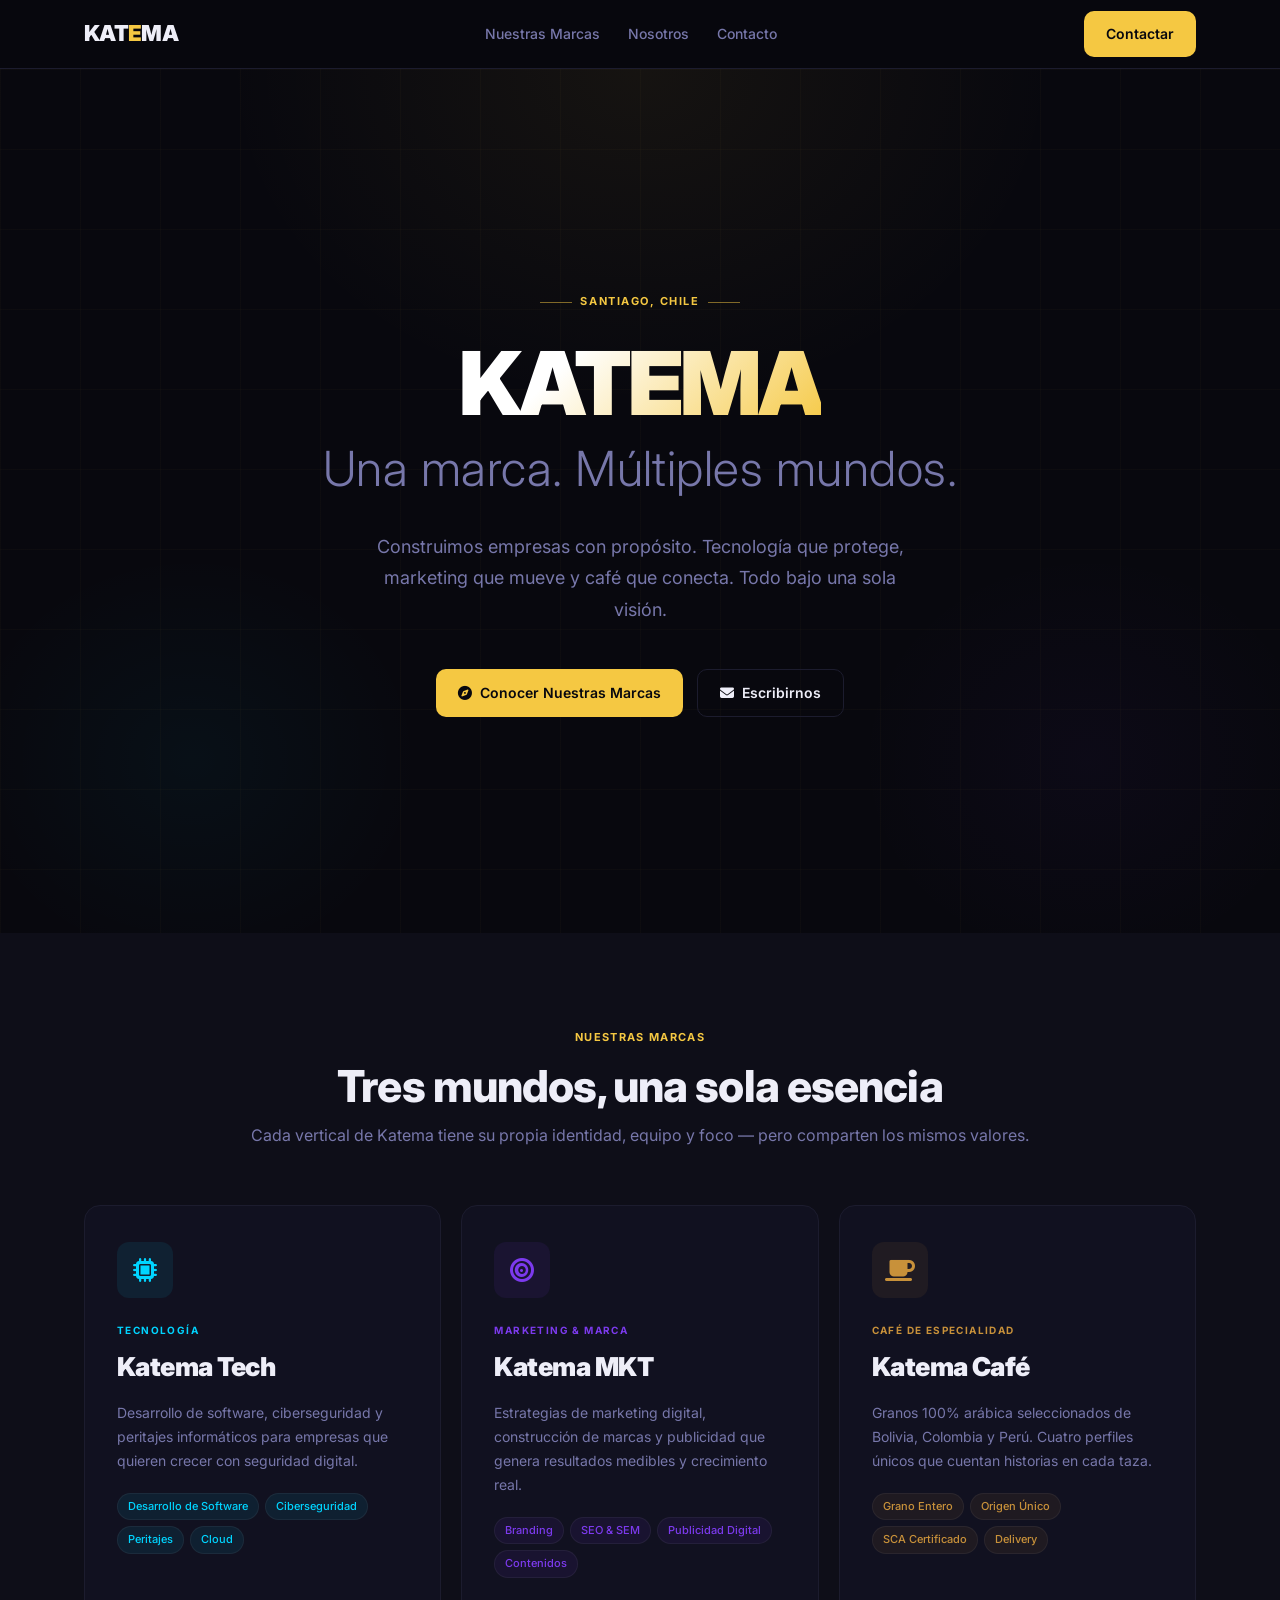
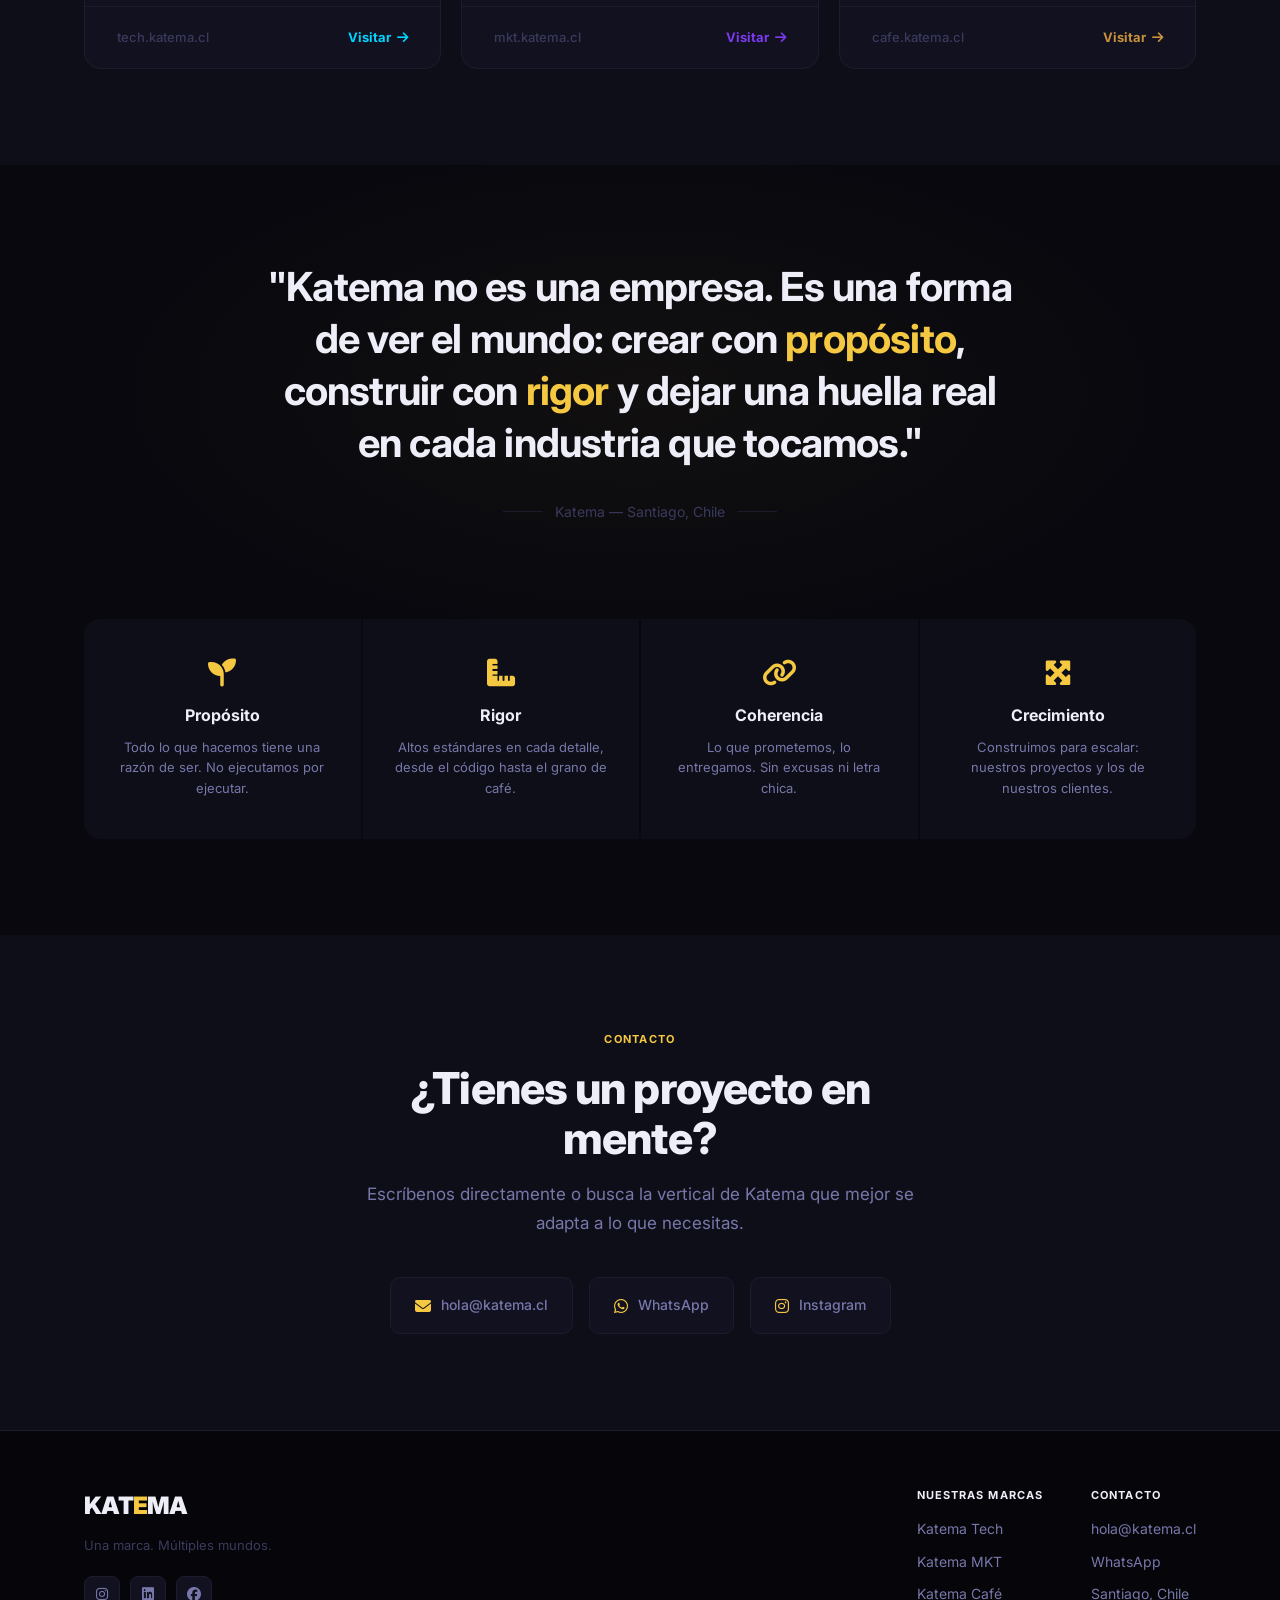
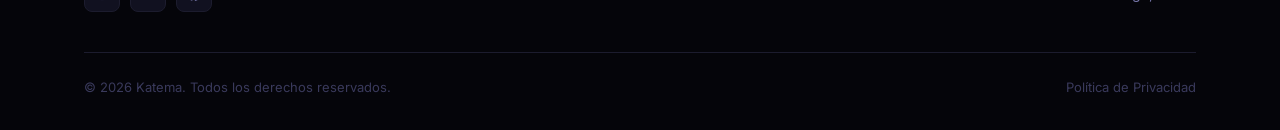
<file: Index.html>
<!DOCTYPE html>
<html lang="es">
<head>
    <meta charset="UTF-8">
    <meta name="viewport" content="width=device-width, initial-scale=1.0">
    <title>Katema | Tecnología, Marketing y Café — Una sola marca</title>
    <meta name="description" content="Katema es una marca que crea empresas. Tecnología, marketing digital y café de especialidad bajo una misma visión: construir con propósito.">
    <meta name="keywords" content="Katema, tecnología, marketing digital, café especialidad, Chile, marca">

    <meta property="og:title" content="Katema | Una marca, múltiples mundos">
    <meta property="og:description" content="Tecnología, marketing y café bajo una sola visión.">
    <meta property="og:type" content="website">
    <meta property="og:url" content="https://katema.cl">

    <link href="https://fonts.googleapis.com/css2?family=Inter:wght@300;400;500;600;700;800;900&display=swap" rel="stylesheet">
    <link href="https://cdnjs.cloudflare.com/ajax/libs/font-awesome/6.4.0/css/all.min.css" rel="stylesheet">

    <style>
        *, *::before, *::after { box-sizing: border-box; margin: 0; padding: 0; }

        :root {
            --bg:       #08080E;
            --bg-2:     #0E0E18;
            --bg-card:  #111120;
            --border:   #1C1C2E;
            --yellow:   #F5C842;
            --yellow-dim: rgba(245,200,66,0.08);
            --yellow-mid: rgba(245,200,66,0.2);
            --text-1:   #EEEEF8;
            --text-2:   #7777AA;
            --text-3:   #3A3A5C;

            /* sub-brand accents */
            --tech:     #00D4FF;
            --tech-dim: rgba(0,212,255,0.08);
            --mkt:      #7C3AED;
            --mkt-dim:  rgba(124,58,237,0.08);
            --cafe:     #C8913A;
            --cafe-dim: rgba(200,145,58,0.08);

            --radius:   16px;
            --radius-sm:10px;
        }

        html { scroll-behavior: smooth; }
        body {
            font-family: 'Inter', sans-serif;
            background: var(--bg);
            color: var(--text-1);
            overflow-x: hidden;
            line-height: 1.6;
        }
        a { text-decoration: none; color: inherit; }
        ul { list-style: none; }

        .container { max-width: 1160px; margin: 0 auto; padding: 0 24px; position: relative; z-index: 1; }
        .section { padding: 96px 0; }

        /* ─── Header ─── */
        .site-header {
            position: sticky; top: 0; z-index: 100;
            background: rgba(8,8,14,0.9); backdrop-filter: blur(16px);
            border-bottom: 1px solid var(--border);
        }
        .header-inner {
            display: flex; align-items: center;
            justify-content: space-between; height: 68px;
        }
        .brand-logo {
            font-size: 22px; font-weight: 900;
            letter-spacing: -0.03em; color: var(--text-1);
        }
        .brand-logo span { color: var(--yellow); }
        .nav-links { display: flex; gap: 28px; }
        .nav-links a { font-size: 14px; color: var(--text-2); font-weight: 500; transition: color 0.2s; }
        .nav-links a:hover { color: var(--text-1); }
        .btn {
            display: inline-flex; align-items: center; gap: 8px;
            padding: 12px 22px; border-radius: var(--radius-sm);
            font-size: 14px; font-weight: 600; cursor: pointer;
            transition: all 0.2s; border: none; font-family: 'Inter', sans-serif;
        }
        .btn-yellow { background: var(--yellow); color: #08080E; }
        .btn-yellow:hover { background: #e6b800; transform: translateY(-2px); box-shadow: 0 8px 24px rgba(245,200,66,0.3); }
        .btn-border { background: transparent; color: var(--text-1); border: 1.5px solid var(--border); }
        .btn-border:hover { border-color: var(--yellow); color: var(--yellow); }

        /* ─── Hero ─── */
        .hero {
            min-height: 96vh; display: flex;
            align-items: center; padding: 80px 0;
            position: relative; overflow: hidden;
        }
        .hero-bg {
            position: absolute; inset: 0; pointer-events: none;
            background:
                radial-gradient(ellipse 50% 60% at 50% 0%, rgba(245,200,66,0.06) 0%, transparent 65%),
                radial-gradient(ellipse 30% 40% at 15% 80%, rgba(0,212,255,0.04) 0%, transparent 60%),
                radial-gradient(ellipse 30% 40% at 85% 80%, rgba(124,58,237,0.04) 0%, transparent 60%);
        }
        /* Subtle grid */
        .hero-bg::after {
            content: '';
            position: absolute; inset: 0;
            background-image:
                linear-gradient(rgba(245,200,66,0.025) 1px, transparent 1px),
                linear-gradient(90deg, rgba(245,200,66,0.025) 1px, transparent 1px);
            background-size: 80px 80px;
        }
        .hero-content { text-align: center; max-width: 820px; margin: 0 auto; position: relative; z-index: 1; }
        .hero-eyebrow {
            display: inline-flex; align-items: center; gap: 8px;
            font-size: 11px; font-weight: 700; letter-spacing: 0.14em;
            text-transform: uppercase; color: var(--yellow);
            margin-bottom: 28px;
        }
        .hero-eyebrow::before, .hero-eyebrow::after {
            content: ''; display: block; width: 32px; height: 1px; background: var(--yellow); opacity: 0.5;
        }
        .hero-title {
            font-size: clamp(44px, 7vw, 88px);
            font-weight: 900; letter-spacing: -0.04em;
            line-height: 1.0; margin-bottom: 28px;
        }
        .hero-title .name {
            background: linear-gradient(135deg, #fff 30%, var(--yellow) 100%);
            -webkit-background-clip: text; -webkit-text-fill-color: transparent;
            background-clip: text;
        }
        .hero-title .sub {
            font-size: 0.55em; display: block;
            font-weight: 300; letter-spacing: 0.01em;
            color: var(--text-2); -webkit-text-fill-color: var(--text-2);
            margin-top: 8px; line-height: 1.4;
        }
        .hero-desc {
            font-size: 18px; color: var(--text-2);
            max-width: 560px; margin: 0 auto 44px; line-height: 1.75;
        }
        .hero-actions { display: flex; gap: 14px; justify-content: center; flex-wrap: wrap; }

        /* ─── Brand cards / Verticales ─── */
        .brands-section { background: var(--bg-2); }
        .brands-header { text-align: center; margin-bottom: 56px; }
        .section-eyebrow {
            font-size: 11px; font-weight: 700; letter-spacing: 0.12em;
            text-transform: uppercase; color: var(--yellow);
            margin-bottom: 14px;
        }
        .section-title {
            font-size: clamp(28px, 4vw, 44px);
            font-weight: 800; letter-spacing: -0.02em; line-height: 1.15;
        }
        .section-sub { font-size: 16px; color: var(--text-2); margin-top: 12px; }

        .brands-grid { display: grid; grid-template-columns: repeat(3, 1fr); gap: 20px; }

        .brand-card {
            background: var(--bg-card); border: 1px solid var(--border);
            border-radius: var(--radius); overflow: hidden;
            transition: all 0.3s; display: flex; flex-direction: column;
            position: relative;
        }
        .brand-card:hover { transform: translateY(-6px); box-shadow: 0 24px 64px rgba(0,0,0,0.5); }
        .brand-card::before {
            content: ''; position: absolute;
            top: 0; left: 0; right: 0; height: 3px;
            opacity: 0; transition: opacity 0.3s;
        }
        .brand-card:hover::before { opacity: 1; }

        /* Per-brand colors */
        .card-tech { --accent: var(--tech); --accent-dim: var(--tech-dim); }
        .card-tech::before { background: linear-gradient(90deg, var(--tech), transparent); }
        .card-tech:hover { border-color: rgba(0,212,255,0.25); }

        .card-mkt { --accent: var(--mkt); --accent-dim: var(--mkt-dim); }
        .card-mkt::before { background: linear-gradient(90deg, var(--mkt), transparent); }
        .card-mkt:hover { border-color: rgba(124,58,237,0.25); }

        .card-cafe { --accent: var(--cafe); --accent-dim: var(--cafe-dim); }
        .card-cafe::before { background: linear-gradient(90deg, var(--cafe), transparent); }
        .card-cafe:hover { border-color: rgba(200,145,58,0.25); }

        .brand-card-top {
            padding: 36px 32px 28px;
            border-bottom: 1px solid var(--border); flex: 1;
        }
        .brand-icon {
            width: 56px; height: 56px; border-radius: 12px;
            display: flex; align-items: center; justify-content: center;
            font-size: 24px; margin-bottom: 24px;
            background: var(--accent-dim); color: var(--accent);
        }
        .brand-label {
            font-size: 10px; font-weight: 700; letter-spacing: 0.14em;
            text-transform: uppercase; color: var(--accent); margin-bottom: 8px;
        }
        .brand-name {
            font-size: 26px; font-weight: 900; letter-spacing: -0.02em;
            margin-bottom: 14px;
        }
        .brand-desc { font-size: 14px; color: var(--text-2); line-height: 1.7; margin-bottom: 20px; }
        .brand-tags { display: flex; flex-wrap: wrap; gap: 6px; }
        .btag {
            font-size: 11px; padding: 4px 10px;
            border-radius: 999px; font-weight: 500;
            background: var(--accent-dim);
            color: var(--accent);
            border: 1px solid rgba(255,255,255,0.05);
        }
        .brand-card-cta {
            padding: 20px 32px;
            display: flex; align-items: center; justify-content: space-between;
        }
        .brand-url { font-size: 13px; color: var(--text-3); font-weight: 500; }
        .brand-link {
            display: inline-flex; align-items: center; gap: 6px;
            font-size: 13px; font-weight: 700; color: var(--accent);
            transition: gap 0.2s;
        }
        .brand-link:hover { gap: 10px; }

        /* ─── Manifiesto ─── */
        .manifesto {
            text-align: center; position: relative; overflow: hidden;
        }
        .manifesto-bg {
            position: absolute; inset: 0; pointer-events: none;
            background: radial-gradient(ellipse 60% 80% at 50% 50%, rgba(245,200,66,0.04) 0%, transparent 70%);
        }
        .manifesto-quote {
            font-size: clamp(24px, 3.5vw, 40px);
            font-weight: 700; letter-spacing: -0.02em;
            line-height: 1.3; max-width: 760px; margin: 0 auto;
            color: var(--text-1);
        }
        .manifesto-quote em { color: var(--yellow); font-style: normal; }
        .manifesto-author {
            margin-top: 32px; font-size: 14px; color: var(--text-3);
            display: flex; align-items: center; justify-content: center; gap: 12px;
        }
        .manifesto-author::before, .manifesto-author::after {
            content: ''; display: block; width: 40px; height: 1px; background: var(--border);
        }

        /* ─── Valores ─── */
        .values-grid { display: grid; grid-template-columns: repeat(4, 1fr); gap: 2px; }
        .value-block {
            background: var(--bg-2); padding: 40px 28px;
            text-align: center;
        }
        .value-block:first-child { border-radius: var(--radius) 0 0 var(--radius); }
        .value-block:last-child { border-radius: 0 var(--radius) var(--radius) 0; }
        .value-icon {
            font-size: 28px; color: var(--yellow);
            margin-bottom: 16px; display: block;
        }
        .value-name { font-size: 16px; font-weight: 700; margin-bottom: 8px; }
        .value-text { font-size: 13px; color: var(--text-2); line-height: 1.6; }

        /* ─── Contacto ─── */
        .contact-inner {
            max-width: 600px; margin: 0 auto; text-align: center;
        }
        .contact-desc { font-size: 17px; color: var(--text-2); margin: 16px 0 40px; line-height: 1.7; }
        .contact-links { display: flex; gap: 16px; justify-content: center; flex-wrap: wrap; }
        .contact-link {
            display: flex; align-items: center; gap: 10px;
            padding: 16px 24px; background: var(--bg-card);
            border: 1px solid var(--border); border-radius: var(--radius-sm);
            font-size: 14px; font-weight: 500; color: var(--text-2);
            transition: all 0.2s;
        }
        .contact-link i { color: var(--yellow); font-size: 16px; }
        .contact-link:hover { border-color: var(--yellow); color: var(--text-1); transform: translateY(-2px); }

        /* ─── Footer ─── */
        .site-footer {
            background: #05050A; border-top: 1px solid var(--border);
            padding: 56px 0 32px;
        }
        .footer-inner {
            display: flex; align-items: flex-start;
            justify-content: space-between; gap: 48px;
            margin-bottom: 40px; flex-wrap: wrap;
        }
        .footer-brand-name { font-size: 24px; font-weight: 900; letter-spacing: -0.03em; margin-bottom: 10px; }
        .footer-brand-name span { color: var(--yellow); }
        .footer-tagline { font-size: 13px; color: var(--text-3); margin-bottom: 20px; }
        .social-links { display: flex; gap: 10px; }
        .social-link {
            width: 36px; height: 36px; background: var(--bg-card);
            border: 1px solid var(--border); border-radius: 8px;
            display: flex; align-items: center; justify-content: center;
            font-size: 14px; color: var(--text-2); transition: all 0.2s;
        }
        .social-link:hover { border-color: var(--yellow); color: var(--yellow); }
        .footer-nav { display: flex; gap: 48px; }
        .footer-col-title { font-size: 11px; text-transform: uppercase; letter-spacing: 0.1em; color: var(--text-1); font-weight: 700; margin-bottom: 14px; }
        .footer-links { display: flex; flex-direction: column; gap: 10px; }
        .footer-links a { font-size: 14px; color: var(--text-2); transition: color 0.2s; }
        .footer-links a:hover { color: var(--yellow); }
        .footer-bottom {
            border-top: 1px solid var(--border); padding-top: 24px;
            display: flex; justify-content: space-between;
            align-items: center; flex-wrap: wrap; gap: 12px;
        }
        .footer-copy { font-size: 13px; color: var(--text-3); }

        /* ─── Responsive ─── */
        @media (max-width: 900px) {
            .brands-grid { grid-template-columns: 1fr; }
            .values-grid { grid-template-columns: 1fr 1fr; }
            .value-block:first-child { border-radius: var(--radius) var(--radius) 0 0; }
            .value-block:last-child { border-radius: 0 0 var(--radius) var(--radius); }
            .footer-inner { flex-direction: column; }
            .footer-nav { flex-wrap: wrap; gap: 32px; }
            .nav-links { display: none; }
        }
        @media (max-width: 600px) {
            .section { padding: 64px 0; }
            .values-grid { grid-template-columns: 1fr; }
            .value-block:first-child { border-radius: var(--radius) var(--radius) 0 0; }
            .hero-title .sub { font-size: 0.45em; }
        }
    </style>
</head>
<body>

<!-- ─── Header ─── -->
<header class="site-header">
    <div class="container">
        <div class="header-inner">
            <a href="#inicio" class="brand-logo">KAT<span>E</span>MA</a>
            <nav class="nav-links">
                <a href="#verticales">Nuestras Marcas</a>
                <a href="#nosotros">Nosotros</a>
                <a href="#contacto">Contacto</a>
            </nav>
            <a href="#contacto" class="btn btn-yellow">Contactar</a>
        </div>
    </div>
</header>

<!-- ─── Hero ─── -->
<section class="hero" id="inicio">
    <div class="hero-bg"></div>
    <div class="container">
        <div class="hero-content">
            <div class="hero-eyebrow">Santiago, Chile</div>
            <h1 class="hero-title">
                <span class="name">KATEMA</span>
                <span class="sub">Una marca. Múltiples mundos.</span>
            </h1>
            <p class="hero-desc">
                Construimos empresas con propósito. Tecnología que protege, marketing que mueve y café que conecta. Todo bajo una sola visión.
            </p>
            <div class="hero-actions">
                <a href="#verticales" class="btn btn-yellow">
                    <i class="fas fa-compass"></i> Conocer Nuestras Marcas
                </a>
                <a href="#contacto" class="btn btn-border">
                    <i class="fas fa-envelope"></i> Escribirnos
                </a>
            </div>
        </div>
    </div>
</section>

<!-- ─── Verticales ─── -->
<section class="section brands-section" id="verticales">
    <div class="container">
        <div class="brands-header">
            <div class="section-eyebrow">Nuestras Marcas</div>
            <h2 class="section-title">Tres mundos, una sola esencia</h2>
            <p class="section-sub">Cada vertical de Katema tiene su propia identidad, equipo y foco — pero comparten los mismos valores.</p>
        </div>
        <div class="brands-grid">

            <!-- Tech -->
            <div class="brand-card card-tech">
                <div class="brand-card-top">
                    <div class="brand-icon"><i class="fas fa-microchip"></i></div>
                    <div class="brand-label">Tecnología</div>
                    <div class="brand-name">Katema Tech</div>
                    <p class="brand-desc">Desarrollo de software, ciberseguridad y peritajes informáticos para empresas que quieren crecer con seguridad digital.</p>
                    <div class="brand-tags">
                        <span class="btag">Desarrollo de Software</span>
                        <span class="btag">Ciberseguridad</span>
                        <span class="btag">Peritajes</span>
                        <span class="btag">Cloud</span>
                    </div>
                </div>
                <div class="brand-card-cta">
                    <span class="brand-url">tech.katema.cl</span>
                    <a href="https://tech.katema.cl" class="brand-link" target="_blank">
                        Visitar <i class="fas fa-arrow-right"></i>
                    </a>
                </div>
            </div>

            <!-- MKT -->
            <div class="brand-card card-mkt">
                <div class="brand-card-top">
                    <div class="brand-icon"><i class="fas fa-bullseye"></i></div>
                    <div class="brand-label">Marketing & Marca</div>
                    <div class="brand-name">Katema MKT</div>
                    <p class="brand-desc">Estrategias de marketing digital, construcción de marcas y publicidad que genera resultados medibles y crecimiento real.</p>
                    <div class="brand-tags">
                        <span class="btag">Branding</span>
                        <span class="btag">SEO & SEM</span>
                        <span class="btag">Publicidad Digital</span>
                        <span class="btag">Contenidos</span>
                    </div>
                </div>
                <div class="brand-card-cta">
                    <span class="brand-url">mkt.katema.cl</span>
                    <a href="https://mkt.katema.cl" class="brand-link" target="_blank">
                        Visitar <i class="fas fa-arrow-right"></i>
                    </a>
                </div>
            </div>

            <!-- Café -->
            <div class="brand-card card-cafe">
                <div class="brand-card-top">
                    <div class="brand-icon"><i class="fas fa-coffee"></i></div>
                    <div class="brand-label">Café de Especialidad</div>
                    <div class="brand-name">Katema Café</div>
                    <p class="brand-desc">Granos 100% arábica seleccionados de Bolivia, Colombia y Perú. Cuatro perfiles únicos que cuentan historias en cada taza.</p>
                    <div class="brand-tags">
                        <span class="btag">Grano Entero</span>
                        <span class="btag">Origen Único</span>
                        <span class="btag">SCA Certificado</span>
                        <span class="btag">Delivery</span>
                    </div>
                </div>
                <div class="brand-card-cta">
                    <span class="brand-url">cafe.katema.cl</span>
                    <a href="https://cafe.katema.cl" class="brand-link" target="_blank">
                        Visitar <i class="fas fa-arrow-right"></i>
                    </a>
                </div>
            </div>

        </div>
    </div>
</section>

<!-- ─── Manifiesto ─── -->
<section class="section manifesto" id="nosotros">
    <div class="manifesto-bg"></div>
    <div class="container">
        <p class="manifesto-quote">
            "Katema no es una empresa. Es una forma de ver el mundo: crear con <em>propósito</em>, construir con <em>rigor</em> y dejar una huella real en cada industria que tocamos."
        </p>
        <div class="manifesto-author">Katema — Santiago, Chile</div>
    </div>
</section>

<!-- ─── Valores ─── -->
<section class="section" style="padding-top:0;">
    <div class="container">
        <div class="values-grid">
            <div class="value-block">
                <i class="value-icon fas fa-seedling"></i>
                <div class="value-name">Propósito</div>
                <p class="value-text">Todo lo que hacemos tiene una razón de ser. No ejecutamos por ejecutar.</p>
            </div>
            <div class="value-block">
                <i class="value-icon fas fa-ruler-combined"></i>
                <div class="value-name">Rigor</div>
                <p class="value-text">Altos estándares en cada detalle, desde el código hasta el grano de café.</p>
            </div>
            <div class="value-block">
                <i class="value-icon fas fa-link"></i>
                <div class="value-name">Coherencia</div>
                <p class="value-text">Lo que prometemos, lo entregamos. Sin excusas ni letra chica.</p>
            </div>
            <div class="value-block">
                <i class="value-icon fas fa-expand-arrows-alt"></i>
                <div class="value-name">Crecimiento</div>
                <p class="value-text">Construimos para escalar: nuestros proyectos y los de nuestros clientes.</p>
            </div>
        </div>
    </div>
</section>

<!-- ─── Contacto ─── -->
<section class="section" id="contacto" style="background: var(--bg-2);">
    <div class="container">
        <div class="contact-inner">
            <div class="section-eyebrow" style="text-align:center;">Contacto</div>
            <h2 class="section-title" style="text-align:center; margin-top:8px;">¿Tienes un proyecto en mente?</h2>
            <p class="contact-desc">Escríbenos directamente o busca la vertical de Katema que mejor se adapta a lo que necesitas.</p>
            <div class="contact-links">
                <a href="mailto:hola@katema.cl" class="contact-link">
                    <i class="fas fa-envelope"></i> hola@katema.cl
                </a>
                <a href="https://wa.me/56912345678" target="_blank" class="contact-link">
                    <i class="fab fa-whatsapp"></i> WhatsApp
                </a>
                <a href="https://instagram.com/katema" target="_blank" class="contact-link">
                    <i class="fab fa-instagram"></i> Instagram
                </a>
            </div>
        </div>
    </div>
</section>

<!-- ─── Footer ─── -->
<footer class="site-footer">
    <div class="container">
        <div class="footer-inner">
            <div>
                <div class="footer-brand-name">KAT<span>E</span>MA</div>
                <p class="footer-tagline">Una marca. Múltiples mundos.</p>
                <div class="social-links">
                    <a href="https://instagram.com/katema" target="_blank" class="social-link" aria-label="Instagram"><i class="fab fa-instagram"></i></a>
                    <a href="https://linkedin.com/company/katema" target="_blank" class="social-link" aria-label="LinkedIn"><i class="fab fa-linkedin"></i></a>
                    <a href="https://facebook.com/katema" target="_blank" class="social-link" aria-label="Facebook"><i class="fab fa-facebook"></i></a>
                </div>
            </div>
            <div class="footer-nav">
                <div>
                    <div class="footer-col-title">Nuestras Marcas</div>
                    <div class="footer-links">
                        <a href="https://tech.katema.cl">Katema Tech</a>
                        <a href="https://mkt.katema.cl">Katema MKT</a>
                        <a href="https://cafe.katema.cl">Katema Café</a>
                    </div>
                </div>
                <div>
                    <div class="footer-col-title">Contacto</div>
                    <div class="footer-links">
                        <a href="mailto:hola@katema.cl">hola@katema.cl</a>
                        <a href="https://wa.me/56912345678">WhatsApp</a>
                        <a href="#">Santiago, Chile</a>
                    </div>
                </div>
            </div>
        </div>
        <div class="footer-bottom">
            <div class="footer-copy">© <span id="yr"></span> Katema. Todos los derechos reservados.</div>
            <div class="footer-copy"><a href="#" style="color:var(--text-3);">Política de Privacidad</a></div>
        </div>
    </div>
</footer>

<script>
    document.getElementById('yr').textContent = new Date().getFullYear();
</script>
</body>
</html>
</file>
